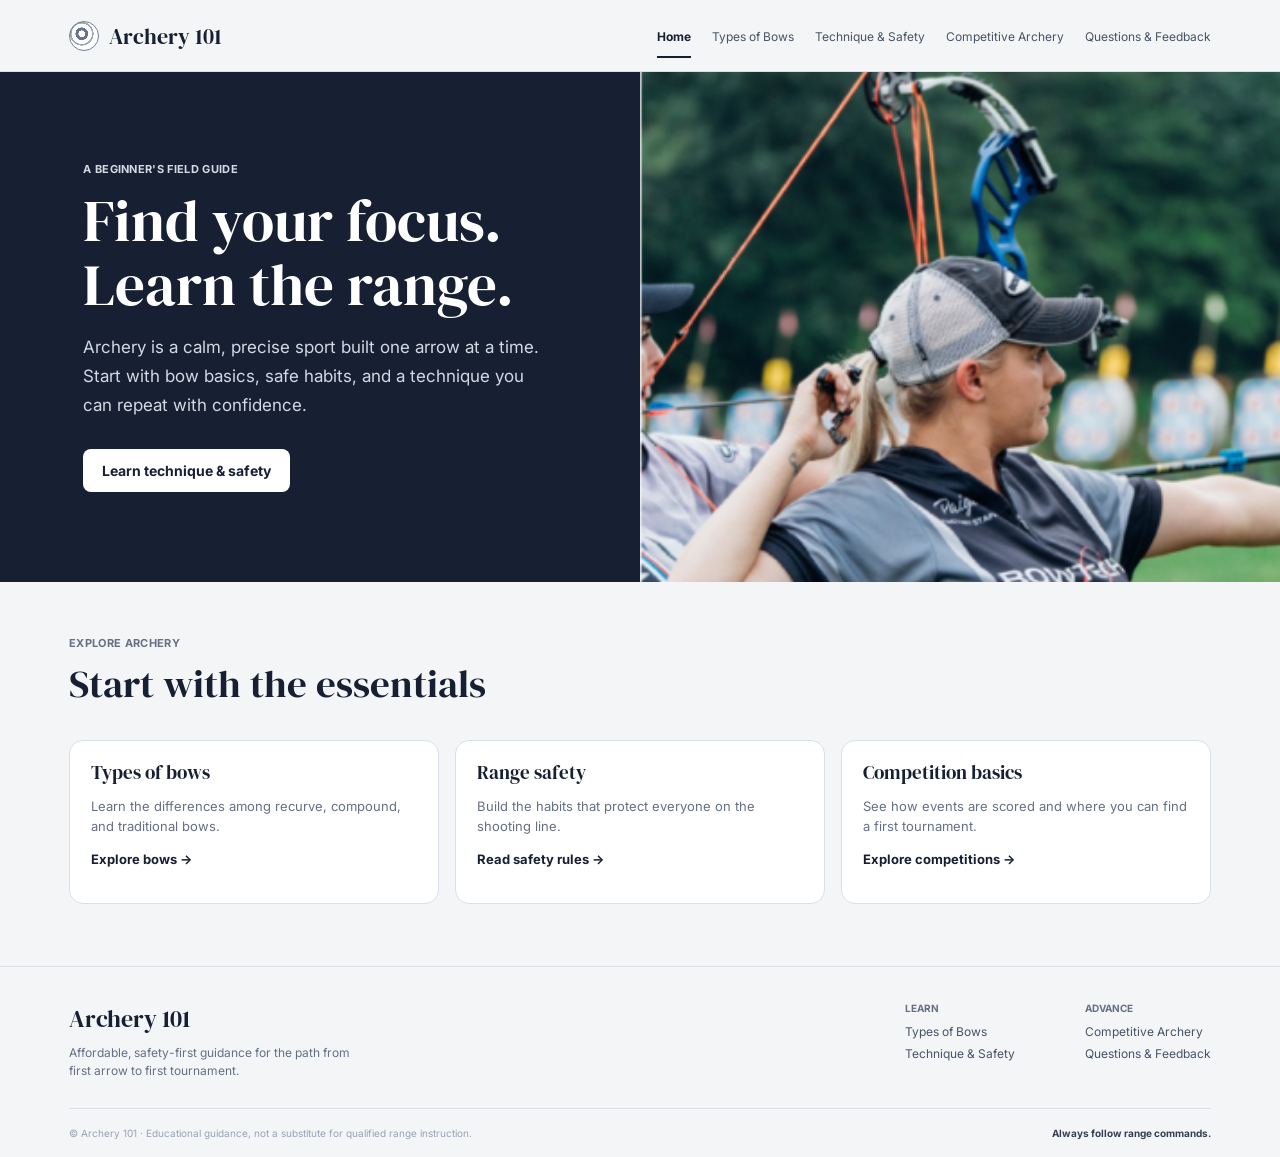
<file: index.html>
<!doctype html>
<html lang="en">
<head>
<!-- Author: Nyaw Win -->
<meta charset="utf-8">
<meta name="viewport" content="width=device-width,initial-scale=1">
<meta name="author" content="Nyaw Win">
<title>Archery 101 | Home</title>
<link rel="preconnect" href="https://fonts.googleapis.com">
<link rel="preconnect" href="https://fonts.gstatic.com" crossorigin>
<link href="https://fonts.googleapis.com/css2?family=DM+Serif+Display&family=Inter:wght@400;600;700&display=swap" rel="stylesheet">
<link rel="stylesheet" href="style.css">
</head>
<body>
<header class="site-header">
<a class="brand" href="index.html">
<span class="target-icon">
</span>Archery 101</a>
<nav aria-label="Main navigation">
<a class="active" href="index.html">Home</a>
<a href="bows.html">Types of Bows</a>
<a href="technique-safety.html">Technique &amp; Safety</a>
<a href="competitive-archery.html">Competitive Archery</a>
<a href="questions-feedback.html">Questions &amp; Feedback</a>
</nav>
</header>
<main>
<section class="hero">
<div class="hero-copy">
<p class="eyebrow">A beginner's field guide</p>
<h1>Find your focus. Learn the range.</h1>
<p>Archery is a calm, precise sport built one arrow at a time. Start with bow basics, safe habits, and a technique you can repeat with confidence.</p>
<a class="button" href="technique-safety.html">Learn technique &amp; safety</a>
</div>
<div class="hero-image" role="img" aria-label="Archer aiming at an outdoor range">
</div>
</section>
<section class="page">
<p class="eyebrow">Explore archery</p>
<h1>Start with the essentials</h1>
<div class="three-grid">
<article class="card">
<h3>Types of bows</h3>
<p>Learn the differences among recurve, compound, and traditional bows.</p>
<p>
<a href="bows.html">Explore bows →</a>
</p>
</article>
<article class="card">
<h3>Range safety</h3>
<p>Build the habits that protect everyone on the shooting line.</p>
<p>
<a href="technique-safety.html">Read safety rules →</a>
</p>
</article>
<article class="card">
<h3>Competition basics</h3>
<p>See how events are scored and where you can find a first tournament.</p>
<p>
<a href="competitive-archery.html">Explore competitions →</a>
</p>
</article>
</div>
</section>
</main>
<footer class="site-footer">
<div class="footer-top">
<div>
<div class="footer-brand">Archery 101</div>
<p class="footer-copy">Affordable, safety-first guidance for the path from first arrow to first tournament.</p>
</div>
<div class="footer-links">
<div>
<strong>Learn</strong>
<a href="bows.html">Types of Bows</a>
<a href="technique-safety.html">Technique &amp; Safety</a>
</div>
<div>
<strong>Advance</strong>
<a href="competitive-archery.html">Competitive Archery</a>
<a href="questions-feedback.html">Questions &amp; Feedback</a>
</div>
</div>
</div>
<div class="footer-bottom">
<span>© Archery 101 · Educational guidance, not a substitute for qualified range instruction.</span>
<strong>Always follow range commands.</strong>
</div>
</footer>
</body>
</html>
</file>
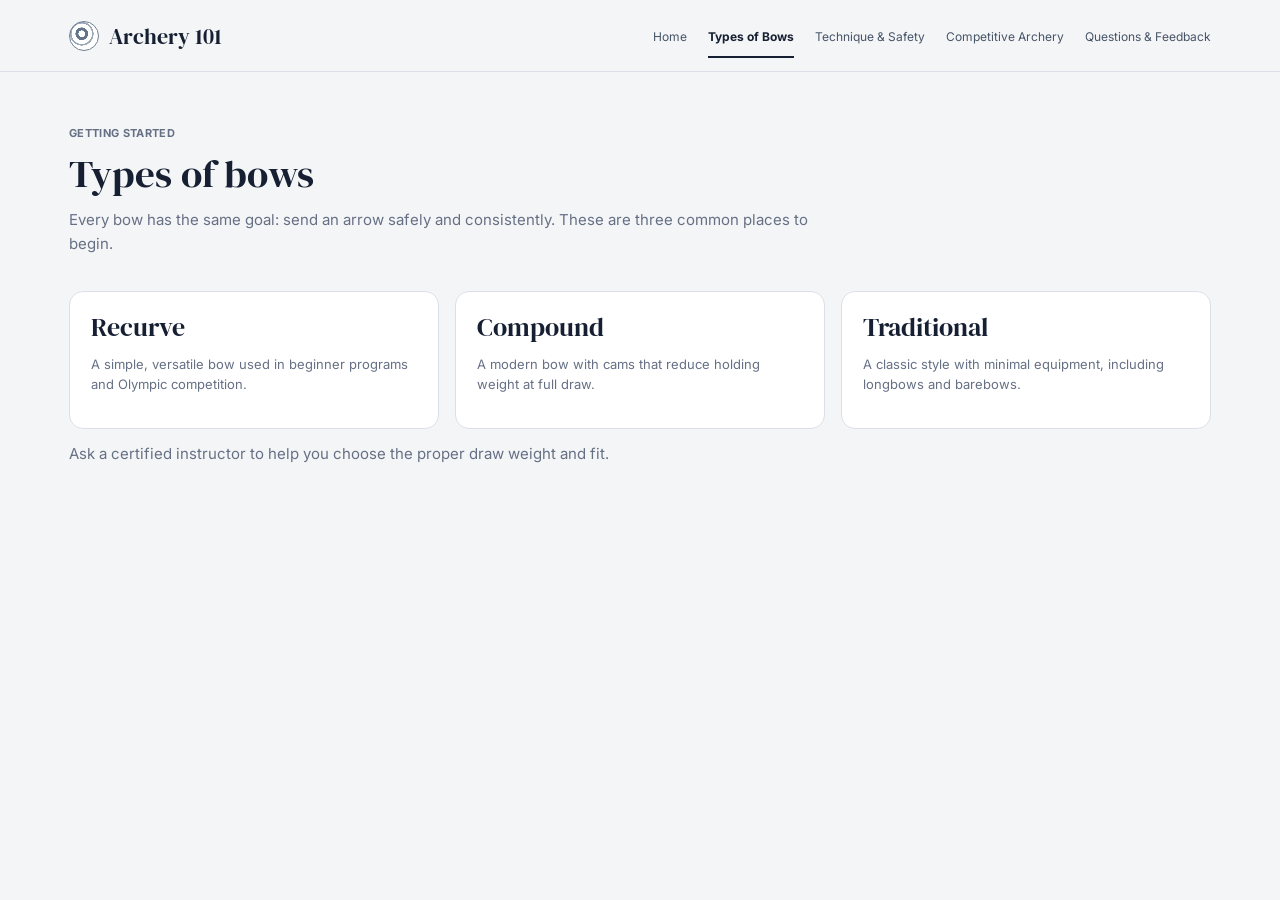
<file: bows.html>
<!doctype html>
<html lang="en">
<head>
  <!-- Author: Nyaw Win -->
  <meta charset="utf-8">
<meta name="viewport" content="width=device-width,initial-scale=1">
  <meta name="author" content="Nyaw Win">
<title>Archery 101 | Types of Bows</title>
  <link rel="preconnect" href="https://fonts.googleapis.com">
<link rel="preconnect" href="https://fonts.gstatic.com" crossorigin>
  <link href="https://fonts.googleapis.com/css2?family=DM+Serif+Display&family=Inter:wght@400;600;700&display=swap" rel="stylesheet">
<link rel="stylesheet" href="style.css">
</head>
<body>
<header class="site-header">
<a class="brand" href="index.html">
<span class="target-icon">
</span>Archery 101</a>
<nav aria-label="Main navigation">
<a href="index.html">Home</a>
<a class="active" href="bows.html">Types of Bows</a>
<a href="technique-safety.html">Technique &amp; Safety</a>
<a href="competitive-archery.html">Competitive Archery</a>
<a href="questions-feedback.html">Questions &amp; Feedback</a>
</nav>
</header>
<main class="page">
<p class="eyebrow">Getting started</p>
<h1>Types of bows</h1>
<p class="intro">Every bow has the same goal: send an arrow safely and consistently. These are three common places to begin.</p>
<div class="bow-grid">
<article class="card">
<h2>Recurve</h2>
<p>A simple, versatile bow used in beginner programs and Olympic competition.</p>
</article>
<article class="card">
<h2>Compound</h2>
<p>A modern bow with cams that reduce holding weight at full draw.</p>
</article>
<article class="card">
<h2>Traditional</h2>
<p>A classic style with minimal equipment, including longbows and barebows.</p>
</article>
</div>
<p class="intro">Ask a certified instructor to help you choose the proper draw weight and fit.</p>
</main>
</body>
</html>
</file>
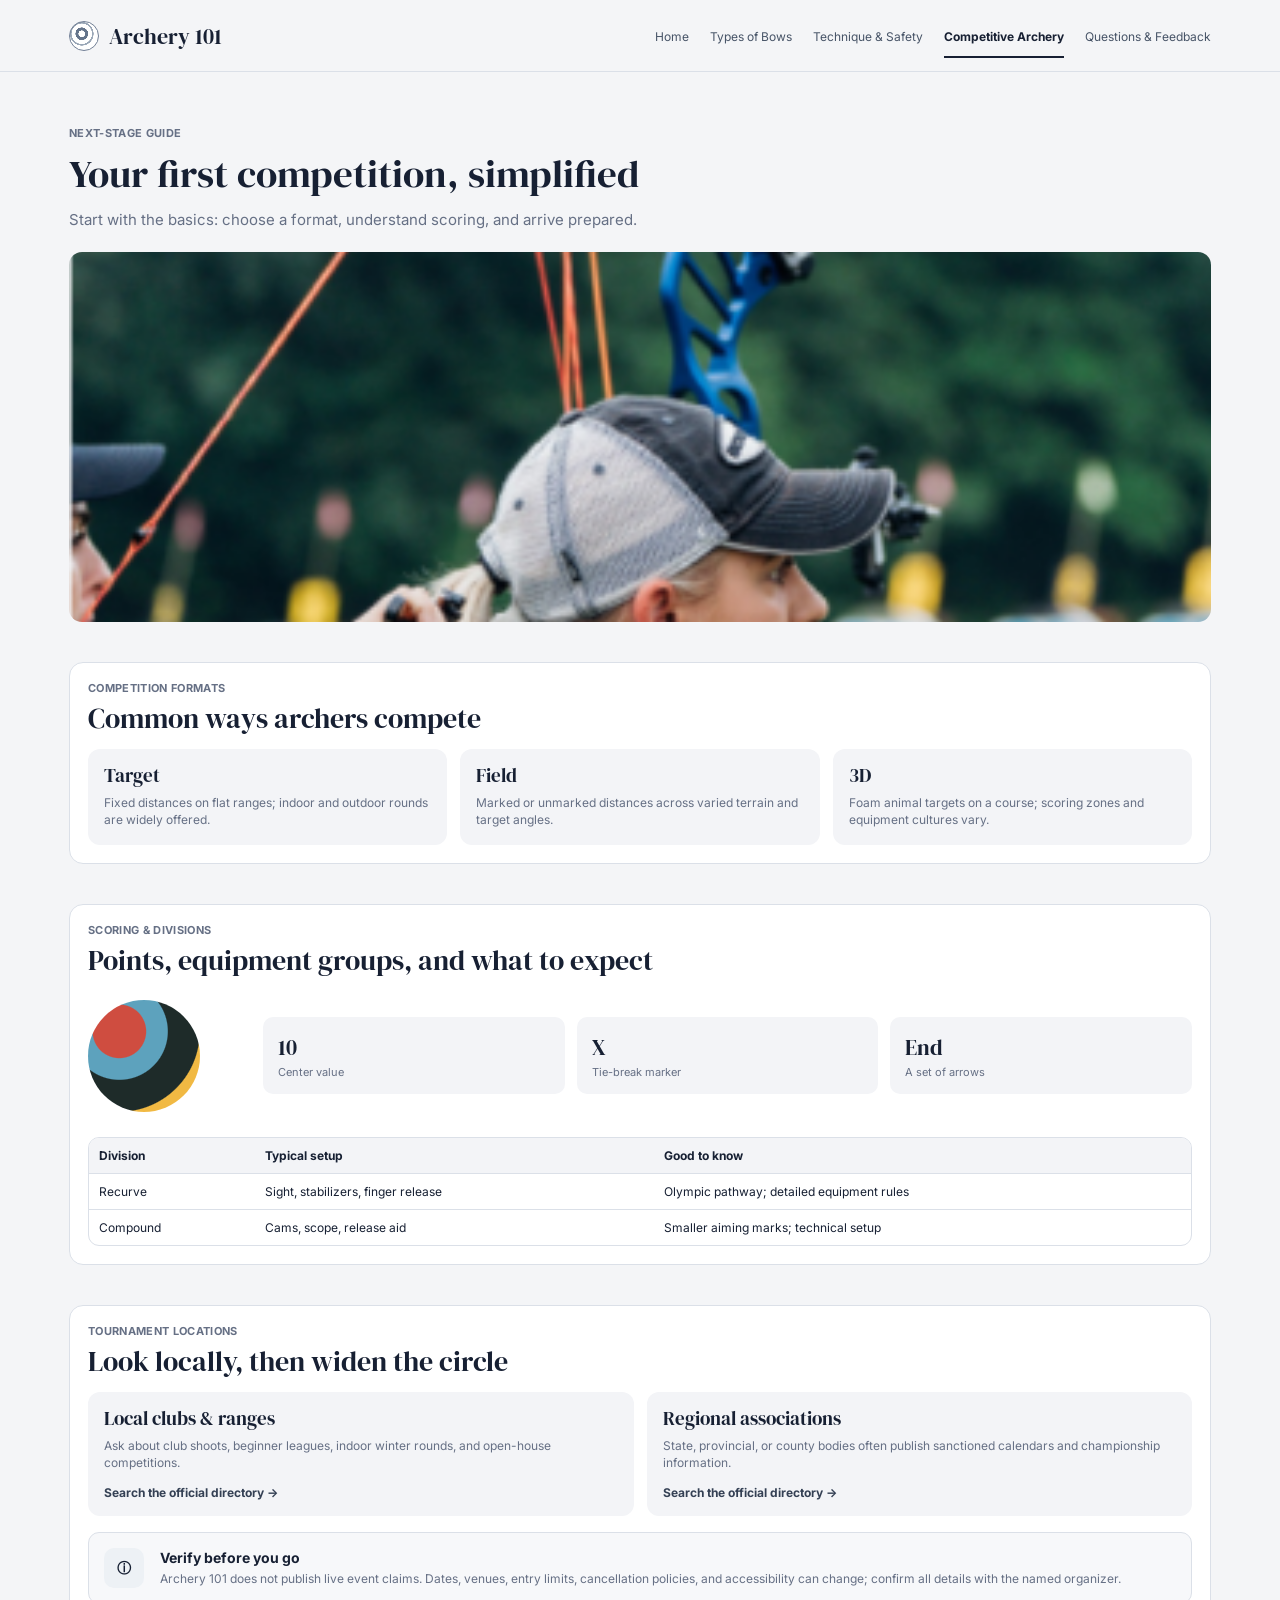
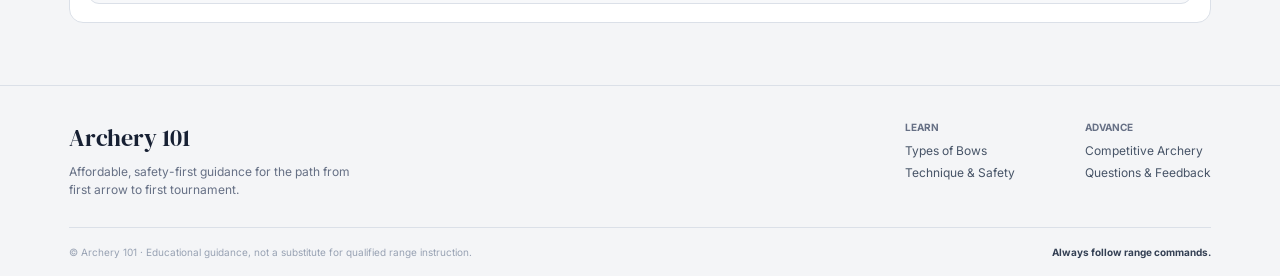
<file: competitive-archery.html>
<!doctype html>
<html lang="en">
<head>
<!-- Author: Nyaw Win -->
<meta charset="utf-8">
<meta name="viewport" content="width=device-width,initial-scale=1">
<meta name="author" content="Nyaw Win">
<title>Archery 101 | Competitive Archery</title>
<link rel="preconnect" href="https://fonts.googleapis.com">
<link rel="preconnect" href="https://fonts.gstatic.com" crossorigin>
<link href="https://fonts.googleapis.com/css2?family=DM+Serif+Display&family=Inter:wght@400;600;700&display=swap" rel="stylesheet">
<link rel="stylesheet" href="style.css">
</head>
<body>
<header class="site-header">
<a class="brand" href="index.html">
<span class="target-icon">
</span>Archery 101</a>
<nav aria-label="Main navigation">
<a href="index.html">Home</a>
<a href="bows.html">Types of Bows</a>
<a href="technique-safety.html">Technique &amp; Safety</a>
<a class="active" href="competitive-archery.html">Competitive Archery</a>
<a href="questions-feedback.html">Questions &amp; Feedback</a>
</nav>
</header>
<main class="page">
<p class="eyebrow">Next-stage guide</p>
<h1>Your first competition, simplified</h1>
<p class="intro">Start with the basics: choose a format, understand scoring, and arrive prepared.</p>
<div class="competition-hero" role="img" aria-label="Archer at an outdoor competition">
</div>
<section class="panel">
<p class="eyebrow">Competition formats</p>
<h2>Common ways archers compete</h2>
<div class="format-grid">
<article class="mini-card">
<h3>Target</h3>
<p>Fixed distances on flat ranges; indoor and outdoor rounds are widely offered.</p>
</article>
<article class="mini-card">
<h3>Field</h3>
<p>Marked or unmarked distances across varied terrain and target angles.</p>
</article>
<article class="mini-card">
<h3>3D</h3>
<p>Foam animal targets on a course; scoring zones and equipment cultures vary.</p>
</article>
</div>
</section>
<section class="panel">
<p class="eyebrow">Scoring &amp; divisions</p>
<h2>Points, equipment groups, and what to expect</h2>
<div class="score-layout">
<div class="target-demo" aria-label="Illustrated archery target">
</div>
<div class="score-cards">
<div class="score-card">
<strong>10</strong>
<span>Center value</span>
</div>
<div class="score-card">
<strong>X</strong>
<span>Tie-break marker</span>
</div>
<div class="score-card">
<strong>End</strong>
<span>A set of arrows</span>
</div>
</div>
</div>
<table class="info-table">
<thead>
<tr>
<th>Division</th>
<th>Typical setup</th>
<th>Good to know</th>
</tr>
</thead>
<tbody>
<tr>
<td>Recurve</td>
<td>Sight, stabilizers, finger release</td>
<td>Olympic pathway; detailed equipment rules</td>
</tr>
<tr>
<td>Compound</td>
<td>Cams, scope, release aid</td>
<td>Smaller aiming marks; technical setup</td>
</tr>
</tbody>
</table>
</section>
<section class="panel">
<p class="eyebrow">Tournament locations</p>
<h2>Look locally, then widen the circle</h2>
<div class="location-grid">
<article class="mini-card">
<h3>Local clubs &amp; ranges</h3>
<p>Ask about club shoots, beginner leagues, indoor winter rounds, and open-house competitions.</p>
<a class="link-arrow" href="questions-feedback.html">Search the official directory →</a>
</article>
<article class="mini-card">
<h3>Regional associations</h3>
<p>State, provincial, or county bodies often publish sanctioned calendars and championship information.</p>
<a class="link-arrow" href="questions-feedback.html">Search the official directory →</a>
</article>
</div>
<aside class="notice">
<div class="shield">ⓘ</div>
<div>
<strong>Verify before you go</strong>
<p>Archery 101 does not publish live event claims. Dates, venues, entry limits, cancellation policies, and accessibility can change; confirm all details with the named organizer.</p>
</div>
</aside>
</section>
</main>
<footer class="site-footer">
<div class="footer-top">
<div>
<div class="footer-brand">Archery 101</div>
<p class="footer-copy">Affordable, safety-first guidance for the path from first arrow to first tournament.</p>
</div>
<div class="footer-links">
<div>
<strong>Learn</strong>
<a href="bows.html">Types of Bows</a>
<a href="technique-safety.html">Technique &amp; Safety</a>
</div>
<div>
<strong>Advance</strong>
<a href="competitive-archery.html">Competitive Archery</a>
<a href="questions-feedback.html">Questions &amp; Feedback</a>
</div>
</div>
</div>
<div class="footer-bottom">
<span>© Archery 101 · Educational guidance, not a substitute for qualified range instruction.</span>
<strong>Always follow range commands.</strong>
</div>
</footer>
</body>
</html>
</file>
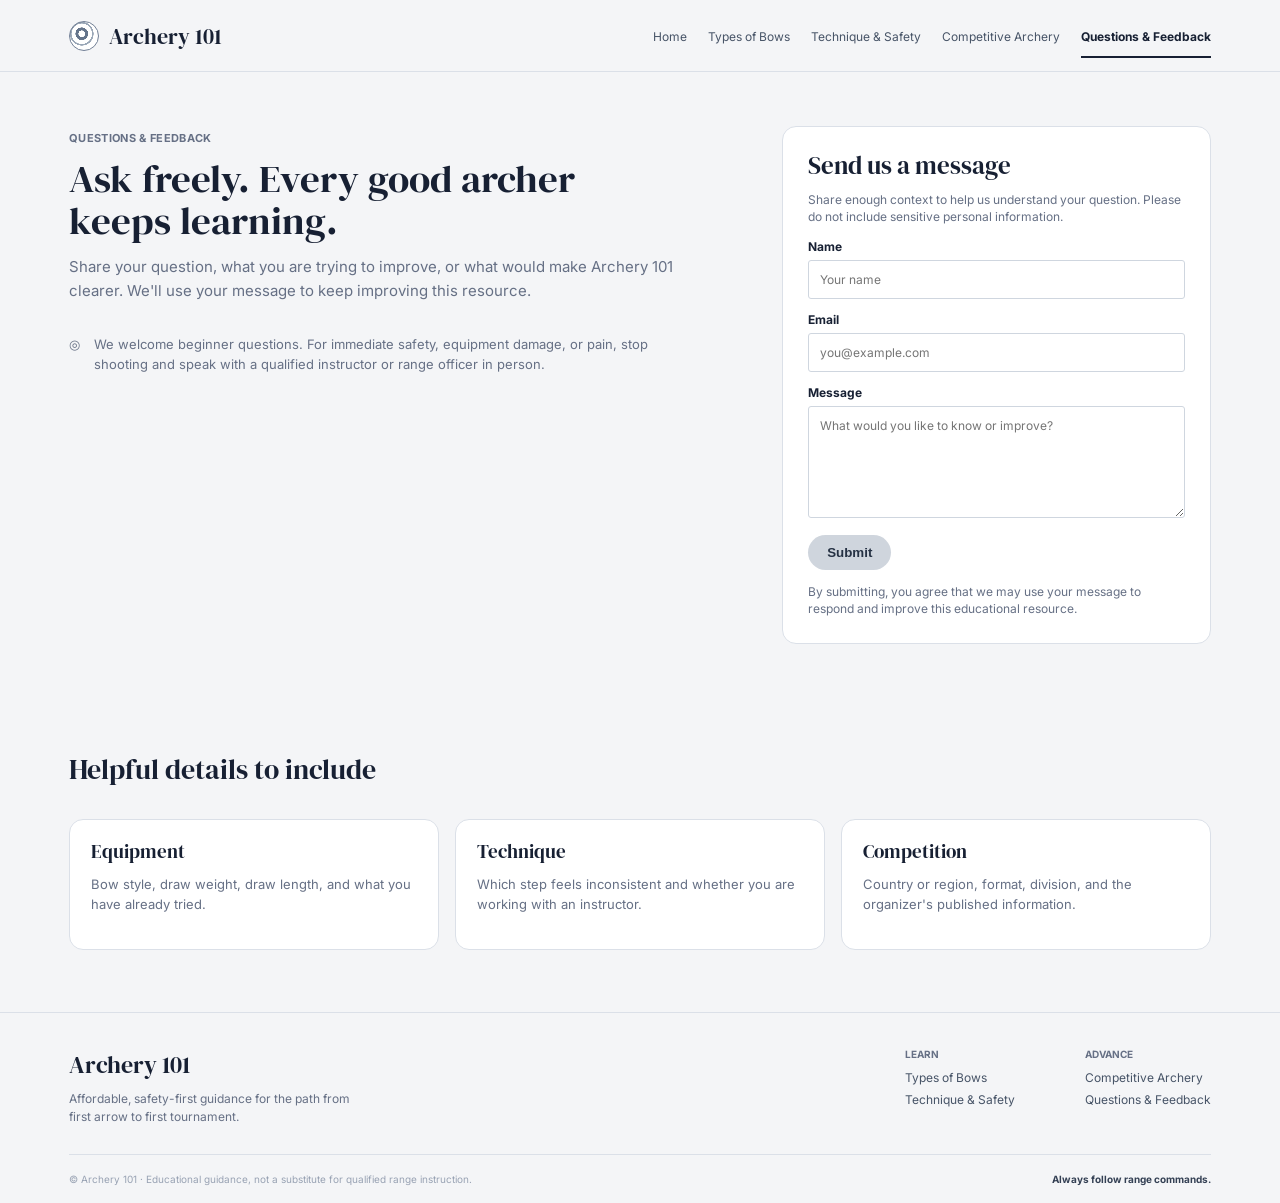
<file: questions-feedback.html>
<!doctype html>
<html lang="en">
<head>
<!-- Author: Nyaw Win -->
<meta charset="utf-8">
<meta name="viewport" content="width=device-width,initial-scale=1">
<meta name="author" content="Nyaw Win">
<title>Archery 101 | Questions &amp; Feedback</title>
<link rel="preconnect" href="https://fonts.googleapis.com">
<link rel="preconnect" href="https://fonts.gstatic.com" crossorigin>
<link href="https://fonts.googleapis.com/css2?family=DM+Serif+Display&family=Inter:wght@400;600;700&display=swap" rel="stylesheet">
<link rel="stylesheet" href="style.css">
</head>
<body>
<header class="site-header">
<a class="brand" href="index.html">
<span class="target-icon">
</span>Archery 101</a>
<nav aria-label="Main navigation">
<a href="index.html">Home</a>
<a href="bows.html">Types of Bows</a>
<a href="technique-safety.html">Technique &amp; Safety</a>
<a href="competitive-archery.html">Competitive Archery</a>
<a class="active" href="questions-feedback.html">Questions &amp; Feedback</a>
</nav>
</header>
<main class="page">
<section class="feedback-layout">
<div class="feedback-copy">
<p class="eyebrow">Questions &amp; feedback</p>
<h1>Ask freely. Every good archer keeps learning.</h1>
<p class="intro">Share your question, what you are trying to improve, or what would make Archery 101 clearer. We'll use your message to keep improving this resource.</p>
<div class="emergency">
<span>◎</span>
<span>We welcome beginner questions. For immediate safety, equipment damage, or pain, stop shooting and speak with a qualified instructor or range officer in person.</span>
</div>
</div>
<form class="card form-card" id="feedback-form">
<h2>Send us a message</h2>
<p>Share enough context to help us understand your question. Please do not include sensitive personal information.</p>
<label class="field">Name<input type="text" name="name" placeholder="Your name" required>
</label>
<label class="field">Email<input type="email" name="email" placeholder="you@example.com" required>
</label>
<label class="field">Message<textarea name="message" placeholder="What would you like to know or improve?" required>
</textarea>
</label>
<button class="submit" type="submit">Submit</button>
<p class="form-note">By submitting, you agree that we may use your message to respond and improve this educational resource.</p>
<p class="success-message hidden" id="success-message" role="status">Thanks! Your message has been recorded for this demo.</p>
</form>
</section>
<section class="help-section">
<h2>Helpful details to include</h2>
<div class="three-grid">
<article class="card">
<h3>Equipment</h3>
<p>Bow style, draw weight, draw length, and what you have already tried.</p>
</article>
<article class="card">
<h3>Technique</h3>
<p>Which step feels inconsistent and whether you are working with an instructor.</p>
</article>
<article class="card">
<h3>Competition</h3>
<p>Country or region, format, division, and the organizer's published information.</p>
</article>
</div>
</section>
</main>
<footer class="site-footer">
<div class="footer-top">
<div>
<div class="footer-brand">Archery 101</div>
<p class="footer-copy">Affordable, safety-first guidance for the path from first arrow to first tournament.</p>
</div>
<div class="footer-links">
<div>
<strong>Learn</strong>
<a href="bows.html">Types of Bows</a>
<a href="technique-safety.html">Technique &amp; Safety</a>
</div>
<div>
<strong>Advance</strong>
<a href="competitive-archery.html">Competitive Archery</a>
<a href="questions-feedback.html">Questions &amp; Feedback</a>
</div>
</div>
</div>
<div class="footer-bottom">
<span>© Archery 101 · Educational guidance, not a substitute for qualified range instruction.</span>
<strong>Always follow range commands.</strong>
</div>
</footer>
<script>document.getElementById('feedback-form').addEventListener('submit',function(event){event.preventDefault();document.getElementById('success-message').classList.remove('hidden');this.reset();});</script>
</body>
</html>
</file>
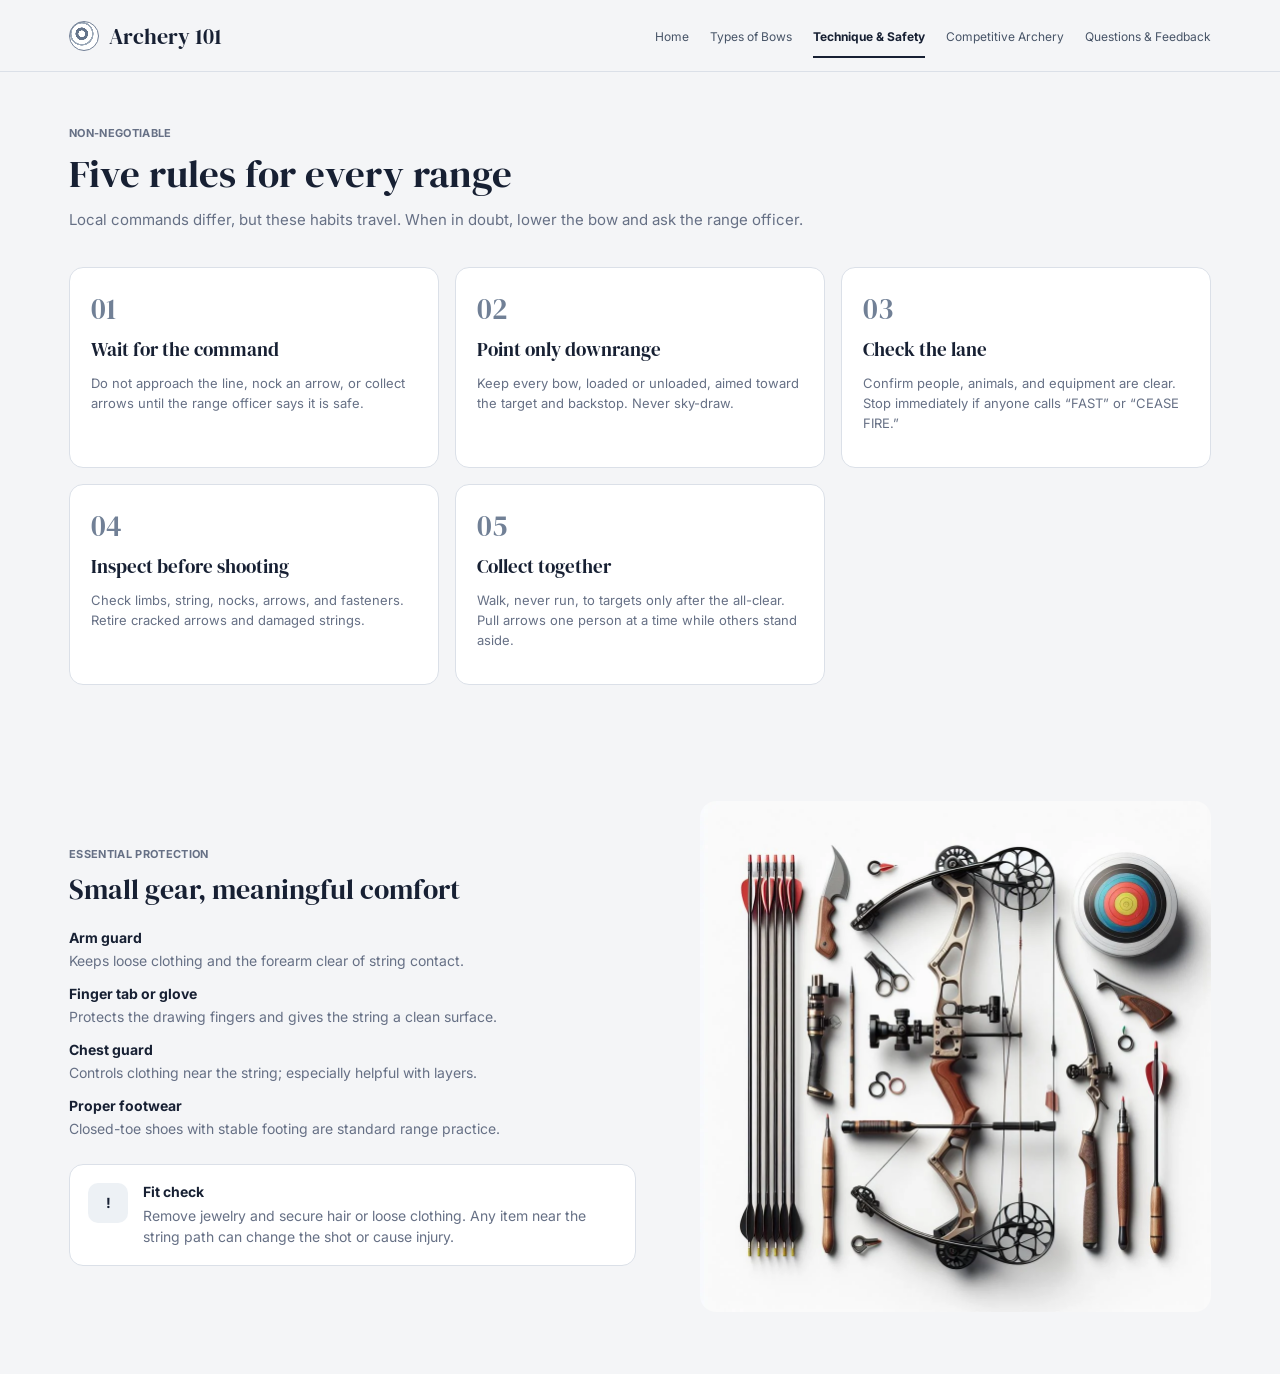
<file: technique-safety.html>
<!doctype html>
<html lang="en">
<head>
  <!-- Author: Nyaw Win -->
  <meta charset="utf-8">
<meta name="viewport" content="width=device-width,initial-scale=1">
  <meta name="author" content="Nyaw Win">
<title>Archery 101 | Technique &amp; Safety</title>
  <link rel="preconnect" href="https://fonts.googleapis.com">
<link rel="preconnect" href="https://fonts.gstatic.com" crossorigin>
  <link href="https://fonts.googleapis.com/css2?family=DM+Serif+Display&family=Inter:wght@400;600;700&display=swap" rel="stylesheet">
<link rel="stylesheet" href="style.css">
</head>
<body>
<header class="site-header">
<a class="brand" href="index.html">
<span class="target-icon">
</span>Archery 101</a>
<nav aria-label="Main navigation">
<a href="index.html">Home</a>
<a href="bows.html">Types of Bows</a>
<a class="active" href="technique-safety.html">Technique &amp; Safety</a>
<a href="competitive-archery.html">Competitive Archery</a>
<a href="questions-feedback.html">Questions &amp; Feedback</a>
</nav>
</header>
<main>
<section class="page">
<p class="eyebrow">Non-negotiable</p>
<h1>Five rules for every range</h1>
<p class="intro">Local commands differ, but these habits travel. When in doubt, lower the bow and ask the range officer.</p>
<div class="rule-grid">
<article class="card rule">
<span class="number">01</span>
<h3>Wait for the command</h3>
<p>Do not approach the line, nock an arrow, or collect arrows until the range officer says it is safe.</p>
</article>
<article class="card rule">
<span class="number">02</span>
<h3>Point only downrange</h3>
<p>Keep every bow, loaded or unloaded, aimed toward the target and backstop. Never sky-draw.</p>
</article>
<article class="card rule">
<span class="number">03</span>
<h3>Check the lane</h3>
<p>Confirm people, animals, and equipment are clear. Stop immediately if anyone calls “FAST” or “CEASE FIRE.”</p>
</article>
<article class="card rule">
<span class="number">04</span>
<h3>Inspect before shooting</h3>
<p>Check limbs, string, nocks, arrows, and fasteners. Retire cracked arrows and damaged strings.</p>
</article>
<article class="card rule">
<span class="number">05</span>
<h3>Collect together</h3>
<p>Walk, never run, to targets only after the all-clear. Pull arrows one person at a time while others stand aside.</p>
</article>
</div>
</section>
<section class="page gear-section">
<div>
<p class="eyebrow">Essential protection</p>
<h2>Small gear, meaningful comfort</h2>
<dl class="gear-list">
<div>
<dt>Arm guard</dt>
<dd>Keeps loose clothing and the forearm clear of string contact.</dd>
</div>
<div>
<dt>Finger tab or glove</dt>
<dd>Protects the drawing fingers and gives the string a clean surface.</dd>
</div>
<div>
<dt>Chest guard</dt>
<dd>Controls clothing near the string; especially helpful with layers.</dd>
</div>
<div>
<dt>Proper footwear</dt>
<dd>Closed-toe shoes with stable footing are standard range practice.</dd>
</div>
</dl>
<aside class="fit-check">
<div class="shield">!</div>
<div>
<strong>Fit check</strong>
<p>Remove jewelry and secure hair or loose clothing. Any item near the string path can change the shot or cause injury.</p>
</div>
</aside>
</div>
<div class="gear-image">
<img src="archery-gear.png" alt="Archery equipment laid out on a table">
</div>
</section>
</main>
</body>
</html>
</file>
<file: style.css>
:root { --ink:#172033; --muted:#667085; --page:#f4f5f7; --line:#dbe0e8; --card:#fff; --accent:#cf7b1d; }
* { box-sizing:border-box; }
body { margin:0; background:var(--page); color:var(--ink); font-family:Inter,Arial,sans-serif; font-size:14px; }
.site-header { min-height:72px; padding:0 5.4%; display:flex; align-items:center; justify-content:space-between; gap:28px; border-bottom:1px solid var(--line); }
.brand { display:flex; align-items:center; gap:10px; color:var(--ink); font:22px "DM Serif Display",Georgia,serif; text-decoration:none; white-space:nowrap; }
.target-icon { width:30px; height:30px; border:1px solid #728096; border-radius:50%; background:radial-gradient(circle at 42% 42%,#fff 0 14%,#64748b 15% 27%,#fff 28% 44%,#9aa7b7 45% 51%,#fff 52%); }
nav { display:flex; align-items:center; gap:21px; font-size:12px; } nav a { color:#475467; padding:28px 0 12px; margin-bottom:13px; border-bottom:2px solid transparent; text-decoration:none; white-space:nowrap; } nav a:hover, nav a.active { color:var(--ink); font-weight:700; border-color:var(--ink); }
.page { max-width:1280px; margin:auto; padding:54px 5.4% 62px; }.eyebrow { margin:0 0 13px; color:#667085; font-size:11px; font-weight:700; letter-spacing:.03em; text-transform:uppercase; }.eyebrow.warm { color:#a96716; }
h1,h2,h3 { margin:0; font-family:"DM Serif Display",Georgia,serif; font-weight:400; line-height:1.08; } h1 { font-size:39px; } h2 { font-size:28px; } h3 { font-size:19px; } .intro { max-width:760px; margin:13px 0 0; color:var(--muted); font-size:15px; line-height:1.6; }
.hero { min-height:510px; display:grid; grid-template-columns:1fr 1fr; background:var(--ink); }.hero-copy { display:flex; flex-direction:column; justify-content:center; padding:72px 13%; color:#fff; }.hero-copy .eyebrow { color:#d5dae3; }.hero h1 { max-width:560px; font-size:59px; }.hero-copy p:not(.eyebrow) { max-width:510px; color:#d3d9e3; font-size:17px; line-height:1.7; }.hero-image { min-height:430px; background:url("archery-home.png") center/cover no-repeat; }
.button { display:inline-block; align-self:flex-start; margin-top:12px; padding:13px 19px; border-radius:8px; background:#fff; color:var(--ink); font-weight:700; text-decoration:none; }
.card { padding:21px; background:var(--card); border:1px solid var(--line); border-radius:14px; }.card p { color:var(--muted); font-size:13px; line-height:1.55; }.three-grid { display:grid; grid-template-columns:repeat(3,1fr); gap:16px; margin-top:35px; }.three-grid h3 { margin-bottom:10px; }.three-grid a { color:var(--ink); font-weight:700; text-decoration:none; }
.bow-grid { display:grid; grid-template-columns:repeat(3,1fr); gap:16px; margin-top:35px; }.bow-grid h2 { font-size:26px; }.bow-grid p { color:var(--muted); line-height:1.55; }
.rule-grid { display:grid; grid-template-columns:repeat(3,1fr); gap:16px; margin-top:35px; }.rule { min-height:170px; }.number { color:#718096; font:29px "DM Serif Display",Georgia,serif; }.rule h3 { margin:10px 0; }
.gear-section { display:grid; grid-template-columns:1fr .9fr; gap:64px; align-items:center; }.gear-image { overflow:hidden; min-height:390px; border-radius:16px; }.gear-image img { display:block; width:100%; height:100%; object-fit:cover; }.gear-list { margin:25px 0; }.gear-list div { margin-bottom:14px; }.gear-list dt { margin-bottom:4px; font-weight:700; }.gear-list dd { margin:0; color:var(--muted); line-height:1.5; }.fit-check { display:flex; gap:15px; padding:18px; border:1px solid var(--line); border-radius:14px; background:#fff; }.shield { flex:0 0 40px; height:40px; border-radius:10px; display:grid; place-items:center; background:#edf1f5; font-weight:700; }.fit-check p { margin:5px 0 0; color:var(--muted); line-height:1.5; }
.technique-section { display:grid; grid-template-columns:.85fr 2.15fr; gap:28px; }.technique-grid { display:grid; grid-template-columns:repeat(3,1fr); gap:16px; }.step { min-height:210px; }.step h3 { margin-bottom:13px; }.step h3 span { color:#718096; font-size:25px; }
.competition-hero { margin-top:20px; width:100%; height:370px; overflow:hidden; border-radius:13px; background:url("archery-home.png") center 42%/cover no-repeat; }.panel { margin-top:40px; padding:18px; background:#fff; border:1px solid var(--line); border-radius:14px; }.panel h2 { margin-bottom:16px; }.panel .eyebrow { margin-bottom:8px; }.format-grid,.location-grid { display:grid; grid-template-columns:repeat(3,1fr); gap:13px; }.mini-card { padding:16px; border-radius:12px; background:#f3f4f7; }.mini-card h3 { margin-bottom:8px; }.mini-card p { margin:0; color:var(--muted); font-size:12px; line-height:1.45; }
.score-layout { min-height:130px; display:grid; grid-template-columns:155px 1fr; align-items:center; gap:20px; }.target-demo { width:112px; height:112px; border-radius:50%; background:radial-gradient(circle at 28% 28%,#cf4d40 0 23%,#5da2bd 24% 42%,#1e2b29 43% 70%,#f1b943 71% 80%,#1e2b29 81%); }.score-cards { display:grid; grid-template-columns:repeat(3,1fr); gap:12px; }.score-card { padding:15px; border-radius:10px; background:#f3f4f7; }.score-card strong { display:block; font:22px "DM Serif Display",Georgia,serif; }.score-card span { color:var(--muted); font-size:11px; }.info-table { width:100%; margin-top:16px; border:1px solid var(--line); border-spacing:0; border-radius:11px; overflow:hidden; font-size:12px; }.info-table th,.info-table td { padding:10px; text-align:left; border-bottom:1px solid var(--line); }.info-table tr:last-child td { border-bottom:0; }.info-table th { background:#f3f4f7; font-weight:700; }.location-grid { grid-template-columns:1fr 1fr; }.link-arrow { display:block; margin-top:14px; color:#344054; font-weight:700; font-size:12px; text-decoration:none; }.notice { display:flex; gap:16px; align-items:center; margin-top:16px; padding:15px; border:1px solid var(--line); border-radius:11px; background:#f7f8fa; }.notice p { margin:4px 0 0; color:var(--muted); font-size:12px; line-height:1.5; }
.feedback-layout { display:grid; grid-template-columns:1.2fr .8fr; gap:70px; align-items:start; }.feedback-copy { padding-top:5px; }.feedback-copy h1 { max-width:540px; }.emergency { display:flex; gap:14px; max-width:600px; margin-top:32px; color:var(--muted); font-size:13px; line-height:1.5; }.form-card { padding:25px; }.form-card h2 { font-size:25px; }.form-card > p { color:var(--muted); font-size:12px; line-height:1.45; }.field { display:block; margin-top:13px; font-size:12px; font-weight:700; }.field input,.field textarea { width:100%; margin-top:6px; padding:11px; border:1px solid #cfd6df; border-radius:3px; background:#fff; color:var(--ink); font:12px Inter,Arial,sans-serif; }.field textarea { min-height:112px; resize:vertical; }.submit { margin-top:14px; padding:10px 19px; border:0; border-radius:22px; background:#cfd5dd; color:#263244; font-weight:700; cursor:pointer; }.form-note,.success-message { margin:13px 0 0; color:#98a2b3; font-size:10px; line-height:1.45; }.success-message { color:#296c48; font-weight:700; }.hidden { display:none; }.help-section { margin-top:110px; }.help-section h2 { margin-bottom:22px; }
.site-footer { border-top:1px solid var(--line); padding:35px 5.4% 0; }.footer-top { max-width:1280px; margin:auto; display:flex; justify-content:space-between; gap:50px; padding-bottom:28px; }.footer-brand { font:24px "DM Serif Display",Georgia,serif; }.footer-copy { max-width:285px; margin:9px 0 0; color:var(--muted); font-size:12px; line-height:1.5; }.footer-links { display:flex; gap:70px; }.footer-links strong { display:block; margin-bottom:10px; color:#667085; font-size:10px; text-transform:uppercase; }.footer-links a { display:block; margin:7px 0; color:#475467; font-size:12px; text-decoration:none; }.footer-bottom { max-width:1280px; margin:auto; padding:18px 0; border-top:1px solid var(--line); display:flex; justify-content:space-between; color:#98a2b3; font-size:10px; }.footer-bottom strong { color:#344054; }
@media (max-width:900px) { .site-header { height:auto; flex-direction:column; align-items:flex-start; padding:18px 6%; gap:8px; } nav { flex-wrap:wrap; gap:12px 18px; } nav a { padding:0 0 5px; margin:0; }.hero { grid-template-columns:1fr; }.hero-copy { padding:70px 9%; }.hero-image { min-height:310px; }.page { padding:42px 6%; }.rule-grid,.technique-grid { grid-template-columns:repeat(2,1fr); }.gear-section,.technique-section,.feedback-layout { grid-template-columns:1fr; gap:35px; }.competition-hero { height:300px; }.footer-top { flex-direction:column; gap:28px; } }
@media (max-width:560px) { h1,.hero h1 { font-size:38px; }.three-grid,.bow-grid,.rule-grid,.technique-grid,.format-grid,.location-grid,.score-cards { grid-template-columns:1fr; }.score-layout { grid-template-columns:1fr; }.competition-hero { height:220px; }.help-section { margin-top:65px; }.footer-links { gap:35px; }.footer-bottom { flex-direction:column; gap:8px; } }
</file>
